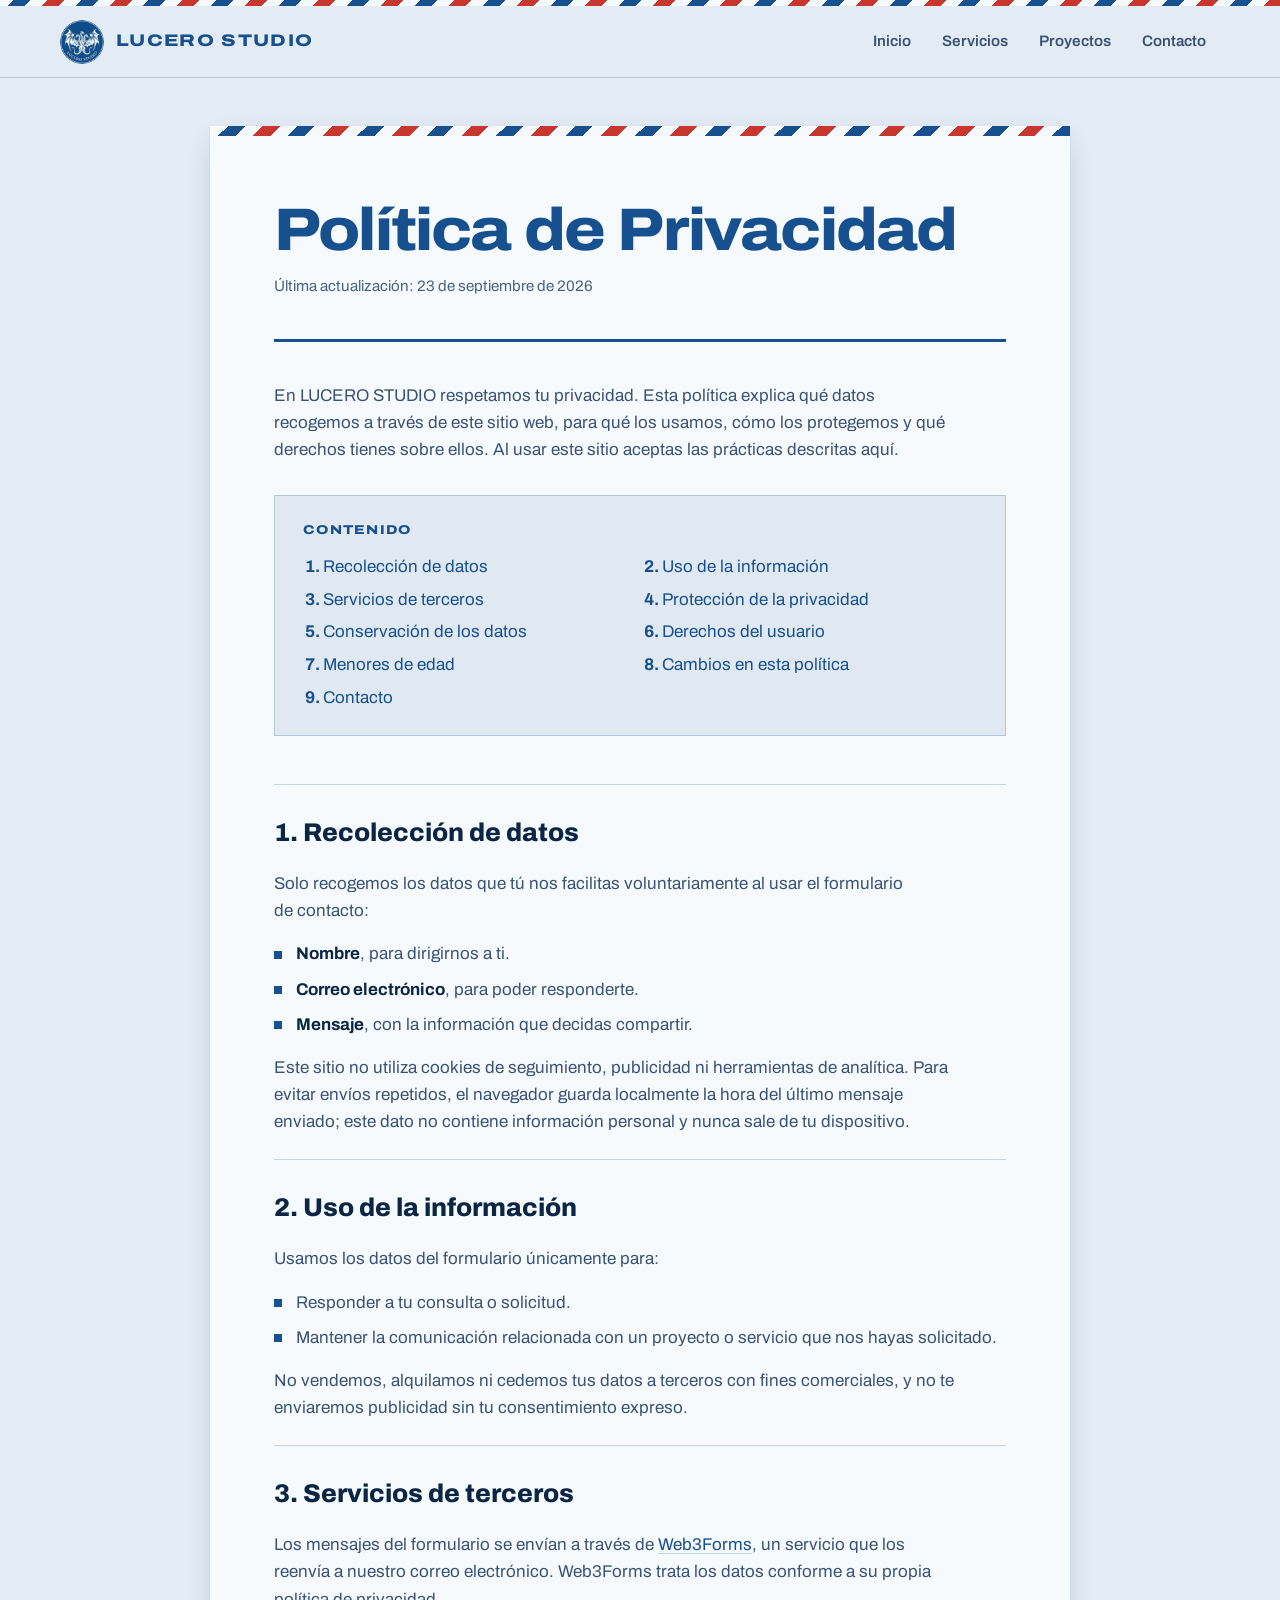
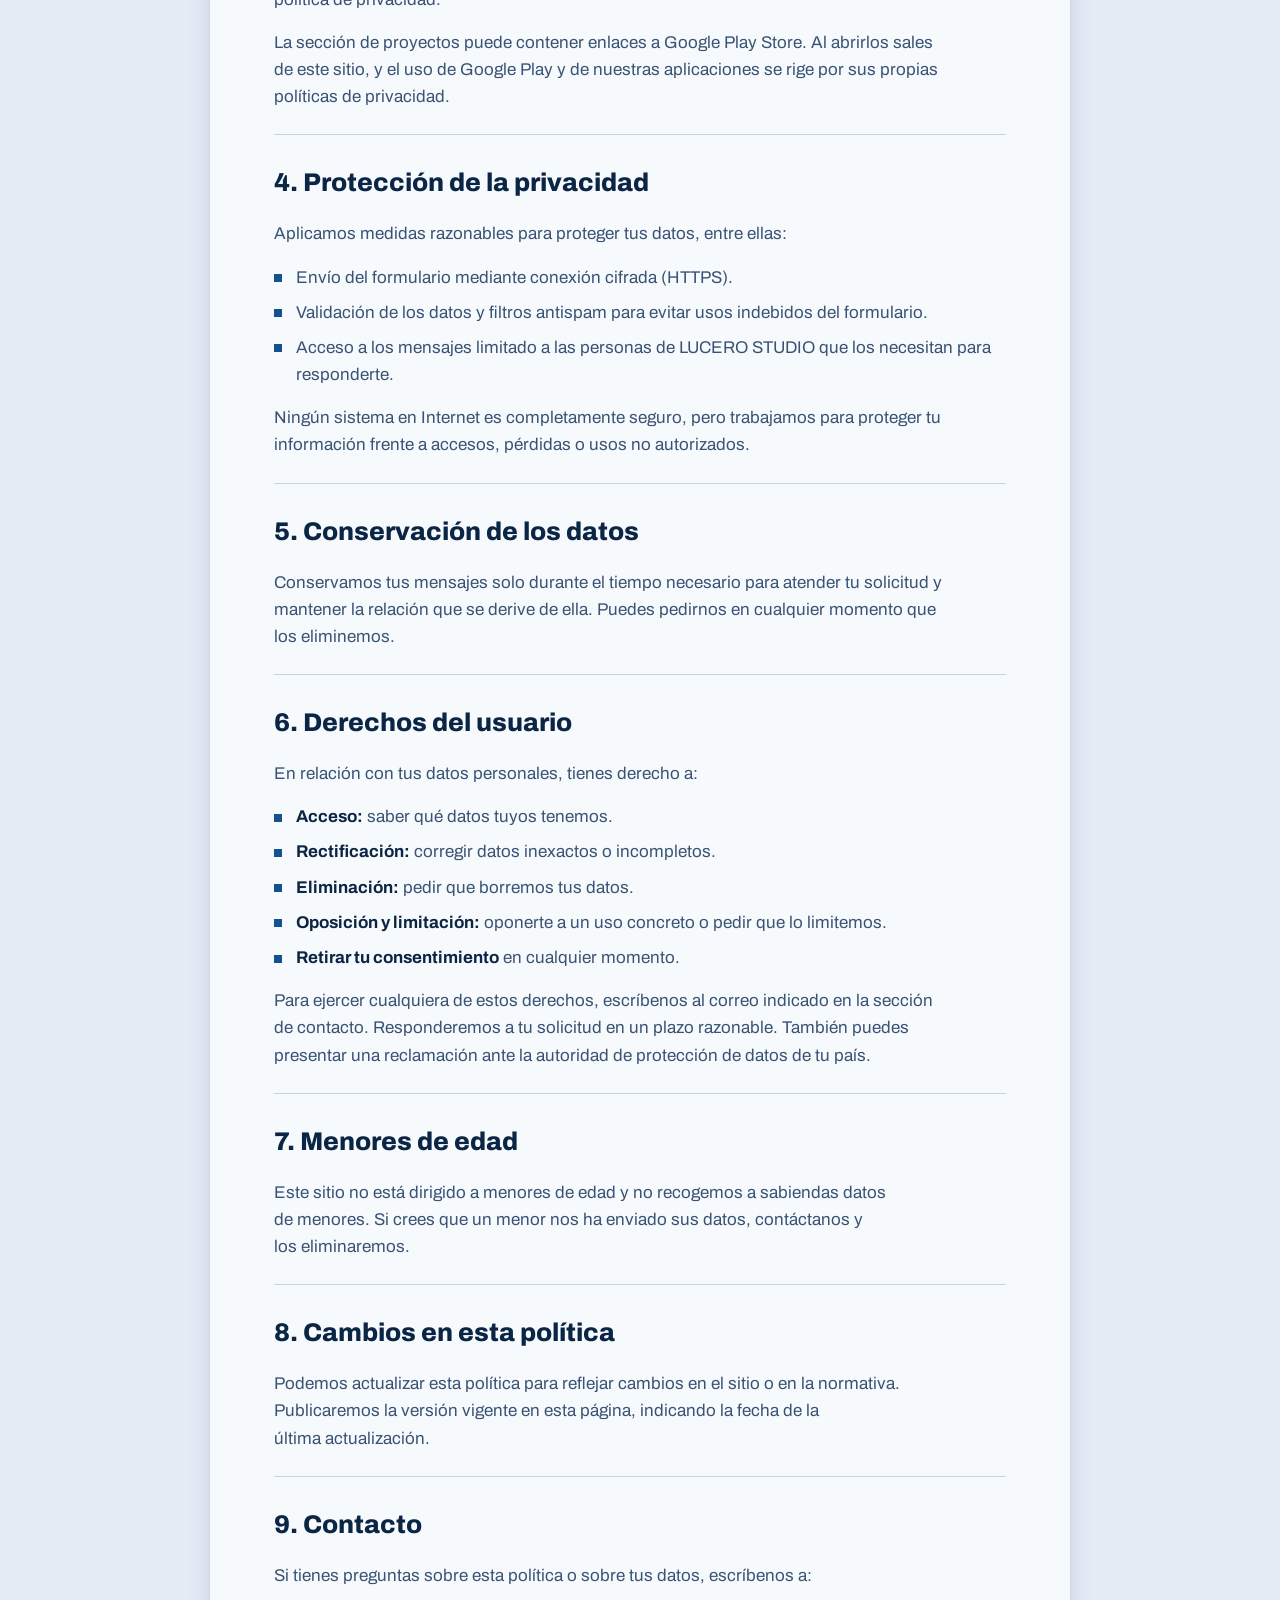
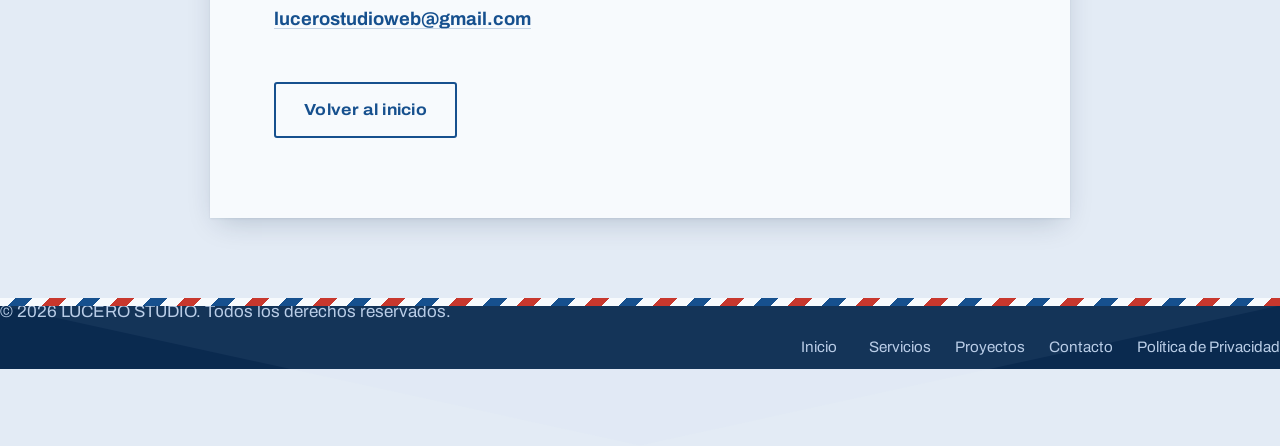
<file: privacidad.html>
<!DOCTYPE html>
<html lang="es">
<head>
    <meta charset="UTF-8">
    <meta name="viewport" content="width=device-width, initial-scale=1.0">
    <meta name="description" content="Política de Privacidad de LUCERO STUDIO.">
    <title>Política de Privacidad | LUCERO STUDIO</title>
    <link rel="icon" type="image/jpeg" href="logo.jpg">
    <link rel="apple-touch-icon" href="logo.jpg">
    <link rel="preconnect" href="https://fonts.googleapis.com">
    <link rel="preconnect" href="https://fonts.gstatic.com" crossorigin>
    <link rel="stylesheet" href="https://fonts.googleapis.com/css2?family=Archivo:wdth,wght@62..125,400..900&family=Courier+Prime&display=swap">
    <link rel="stylesheet" href="styles.css">
</head>
<body>

    <!-- Barra de navegación -->
    <header class="header">
        <nav class="navbar">
            <a href="index.html#inicio" class="logo">
                <img src="logo.jpg" alt="" class="logo-img" width="44" height="44">
                <span class="logo-text">LUCERO STUDIO</span>
            </a>
            <ul class="nav-links">
                <li><a href="index.html#inicio">Inicio</a></li>
                <li><a href="index.html#servicios">Servicios</a></li>
                <li><a href="index.html#proyectos">Proyectos</a></li>
                <li><a href="index.html#contacto">Contacto</a></li>
            </ul>
        </nav>
    </header>

    <main class="legal">
        <header class="legal-header">
            <h1>Política de Privacidad</h1>
            <p class="legal-updated">Última actualización: 23 de septiembre de 2026</p>
        </header>

        <p>
            En LUCERO STUDIO respetamos tu privacidad. Esta política explica qué datos recogemos
            a través de este sitio web, para qué los usamos, cómo los protegemos y qué derechos
            tienes sobre ellos. Al usar este sitio aceptas las prácticas descritas aquí.
        </p>

        <nav class="legal-toc" aria-label="Contenido">
            <h2>Contenido</h2>
            <ol>
                <li><a href="#recoleccion">Recolección de datos</a></li>
                <li><a href="#uso">Uso de la información</a></li>
                <li><a href="#terceros">Servicios de terceros</a></li>
                <li><a href="#proteccion">Protección de la privacidad</a></li>
                <li><a href="#conservacion">Conservación de los datos</a></li>
                <li><a href="#derechos">Derechos del usuario</a></li>
                <li><a href="#menores">Menores de edad</a></li>
                <li><a href="#cambios">Cambios en esta política</a></li>
                <li><a href="#contacto-privacidad">Contacto</a></li>
            </ol>
        </nav>

        <section id="recoleccion" class="legal-section">
            <h2>1. Recolección de datos</h2>
            <p>Solo recogemos los datos que tú nos facilitas voluntariamente al usar el formulario de contacto:</p>
            <ul>
                <li><strong>Nombre</strong>, para dirigirnos a ti.</li>
                <li><strong>Correo electrónico</strong>, para poder responderte.</li>
                <li><strong>Mensaje</strong>, con la información que decidas compartir.</li>
            </ul>
            <p>
                Este sitio no utiliza cookies de seguimiento, publicidad ni herramientas de analítica.
                Para evitar envíos repetidos, el navegador guarda localmente la hora del último mensaje
                enviado; este dato no contiene información personal y nunca sale de tu dispositivo.
            </p>
        </section>

        <section id="uso" class="legal-section">
            <h2>2. Uso de la información</h2>
            <p>Usamos los datos del formulario únicamente para:</p>
            <ul>
                <li>Responder a tu consulta o solicitud.</li>
                <li>Mantener la comunicación relacionada con un proyecto o servicio que nos hayas solicitado.</li>
            </ul>
            <p>
                No vendemos, alquilamos ni cedemos tus datos a terceros con fines comerciales, y no
                te enviaremos publicidad sin tu consentimiento expreso.
            </p>
        </section>

        <section id="terceros" class="legal-section">
            <h2>3. Servicios de terceros</h2>
            <p>
                Los mensajes del formulario se envían a través de
                <a href="https://web3forms.com" target="_blank" rel="noopener noreferrer">Web3Forms</a>,
                un servicio que los reenvía a nuestro correo electrónico. Web3Forms trata los datos
                conforme a su propia política de privacidad.
            </p>
            <p>
                La sección de proyectos puede contener enlaces a Google Play Store. Al abrirlos sales de este
                sitio, y el uso de Google Play y de nuestras aplicaciones se rige por sus propias políticas
                de privacidad.
            </p>
        </section>

        <section id="proteccion" class="legal-section">
            <h2>4. Protección de la privacidad</h2>
            <p>Aplicamos medidas razonables para proteger tus datos, entre ellas:</p>
            <ul>
                <li>Envío del formulario mediante conexión cifrada (HTTPS).</li>
                <li>Validación de los datos y filtros antispam para evitar usos indebidos del formulario.</li>
                <li>Acceso a los mensajes limitado a las personas de LUCERO STUDIO que los necesitan para responderte.</li>
            </ul>
            <p>
                Ningún sistema en Internet es completamente seguro, pero trabajamos para proteger tu
                información frente a accesos, pérdidas o usos no autorizados.
            </p>
        </section>

        <section id="conservacion" class="legal-section">
            <h2>5. Conservación de los datos</h2>
            <p>
                Conservamos tus mensajes solo durante el tiempo necesario para atender tu solicitud y
                mantener la relación que se derive de ella. Puedes pedirnos en cualquier momento que los
                eliminemos.
            </p>
        </section>

        <section id="derechos" class="legal-section">
            <h2>6. Derechos del usuario</h2>
            <p>En relación con tus datos personales, tienes derecho a:</p>
            <ul>
                <li><strong>Acceso:</strong> saber qué datos tuyos tenemos.</li>
                <li><strong>Rectificación:</strong> corregir datos inexactos o incompletos.</li>
                <li><strong>Eliminación:</strong> pedir que borremos tus datos.</li>
                <li><strong>Oposición y limitación:</strong> oponerte a un uso concreto o pedir que lo limitemos.</li>
                <li><strong>Retirar tu consentimiento</strong> en cualquier momento.</li>
            </ul>
            <p>
                Para ejercer cualquiera de estos derechos, escríbenos al correo indicado en la sección de
                contacto. Responderemos a tu solicitud en un plazo razonable. También puedes presentar una
                reclamación ante la autoridad de protección de datos de tu país.
            </p>
        </section>

        <section id="menores" class="legal-section">
            <h2>7. Menores de edad</h2>
            <p>
                Este sitio no está dirigido a menores de edad y no recogemos a sabiendas datos de menores.
                Si crees que un menor nos ha enviado sus datos, contáctanos y los eliminaremos.
            </p>
        </section>

        <section id="cambios" class="legal-section">
            <h2>8. Cambios en esta política</h2>
            <p>
                Podemos actualizar esta política para reflejar cambios en el sitio o en la normativa.
                Publicaremos la versión vigente en esta página, indicando la fecha de la última actualización.
            </p>
        </section>

        <section id="contacto-privacidad" class="legal-section">
            <h2>9. Contacto</h2>
            <p>Si tienes preguntas sobre esta política o sobre tus datos, escríbenos a:</p>
            <p class="legal-contact">
                <a href="mailto:lucerostudioweb@gmail.com">lucerostudioweb@gmail.com</a>
            </p>
        </section>

        <p class="legal-back">
            <a href="index.html" class="btn btn-secondary">Volver al inicio</a>
        </p>
    </main>

    <!-- Pie de página -->
    <footer class="footer">
        <p>&copy; 2026 LUCERO STUDIO. Todos los derechos reservados.</p>
        <ul class="footer-links">
            <li><a href="index.html#inicio">Inicio</a></li>
            <li><a href="index.html#servicios">Servicios</a></li>
            <li><a href="index.html#proyectos">Proyectos</a></li>
            <li><a href="index.html#contacto">Contacto</a></li>
            <li><a href="privacidad.html" aria-current="page">Política de Privacidad</a></li>
        </ul>
    </footer>

</body>
</html>
</file>
<file: styles.css>
/* =========================================================
   LUCERO STUDIO — Correo aéreo
   Papel de aerograma, azul del sello, sellos perforados y matasellos.
   ========================================================= */

/* ===== Variables ===== */
:root {
    /* Papel */
    --ground: #e3ebf5;          /* aerograma: papel cebolla azul pálido */
    --ground-deep: #d4e0ee;
    --paper: #f7fafd;           /* hoja de carta y sobre */
    --paper-wash: rgba(247, 250, 253, 0.55);   /* ficha en reposo: papel apenas posado */

    /* Tinta */
    --ink: #0b2545;             /* texto principal */
    --ink-soft: #3a5374;        /* texto secundario (6.5:1 sobre ground) */
    --ink-faint: #4a6282;       /* texto terciario: notas y pies (5.2:1 sobre ground) */
    --azul: #16508e;            /* azul del logo */
    --azul-deep: #0e3a6b;
    --azul-night: #0a2a4f;
    --azul-line: rgba(22, 80, 142, 0.22);
    --azul-line-strong: rgba(22, 80, 142, 0.45);
    --azul-faint: rgba(22, 80, 142, 0.1);
    --on-azul: #eef4fb;
    --on-azul-soft: #b9cde6;
    --on-azul-line: rgba(238, 244, 251, 0.2);    /* bordes sobre zonas oscuras */
    --on-azul-hair: rgba(238, 244, 251, 0.12);   /* divisores tenues sobre zonas oscuras */
    --red: #c8372d;             /* solo en el ribete de correo aéreo */
    --error: #b3261e;

    /* Ribete de correo aéreo */
    --chevron: repeating-linear-gradient(
        -45deg,
        var(--red) 0 12px,
        var(--paper) 12px 24px,
        var(--azul) 24px 36px,
        var(--paper) 36px 48px
    );

    /* Tipografía */
    --font: "Archivo", "Segoe UI", system-ui, sans-serif;
    --font-typed: "Courier Prime", "Courier New", monospace;

    /* Medidas */
    --header-height: 78px;
    --max-width: 1240px;
    --gutter: clamp(1rem, 4vw, 2.5rem);
    --radius: 3px;

    /* Profundidad: sombras en dos capas (contacto + ambiental) teñidas de tinta */
    --shadow-paper: 0 1px 2px rgba(11, 37, 69, 0.08), 0 10px 28px -8px rgba(11, 37, 69, 0.22);
    --shadow-lift: 0 2px 4px rgba(11, 37, 69, 0.1), 0 18px 36px -10px rgba(11, 37, 69, 0.3);
    /* Hover con inclinación: script.js fija --sx / --sy para que la sombra caiga lejos del cursor */
    --shadow-cast:
        calc(var(--sx, 0) * 0.3px) calc(3px + var(--sy, 0) * 0.3px) 5px rgba(11, 37, 69, 0.12),
        calc(var(--sx, 0) * 1px) calc(22px + var(--sy, 0) * 1px) 40px -12px rgba(11, 37, 69, 0.34);
    --shadow-stamp: drop-shadow(0 2px 3px rgba(11, 37, 69, 0.18));
    /* Botón primario: filo de luz arriba (tinta fresca) + contacto + ambiental */
    --btn-edge: inset 0 1px 0 rgba(238, 244, 251, 0.22);
    --shadow-btn: var(--btn-edge), 0 2px 4px rgba(11, 37, 69, 0.18), 0 8px 18px -8px rgba(14, 58, 107, 0.6);
    --shadow-btn-hover: var(--btn-edge), 0 4px 8px rgba(11, 37, 69, 0.2), 0 14px 24px -10px rgba(14, 58, 107, 0.65);
    --shadow-btn-active: var(--btn-edge), 0 1px 2px rgba(11, 37, 69, 0.2), 0 4px 10px -6px rgba(14, 58, 107, 0.5);
    /* Botón secundario y fichas: el papel se levanta sobre la mesa */
    --shadow-soft: 0 1px 2px rgba(11, 37, 69, 0.08), 0 8px 16px -8px rgba(11, 37, 69, 0.22);
    --shadow-pressed: 0 1px 2px rgba(11, 37, 69, 0.1);
    /* Canto de hoja: hairline interior que no altera el tamaño */
    --edge: inset 0 0 0 1px var(--azul-line);
    --edge-strong: inset 0 0 0 1px var(--azul-line-strong);

    /* Movimiento: duraciones */
    --dur-instant: 100ms;   /* color de enlaces, cambios de estado mínimos */
    --dur-fast: 150ms;      /* hover, active, foco */
    --dur-base: 200ms;      /* botones, tarjetas, bordes, sombras */
    --dur-slow: 300ms;      /* aparición de paneles y mensajes de estado */
    /* Excepción documentada en CLAUDE.md: coreografía única, no interacción */
    --dur-stamp: 700ms;     /* matasellos del hero al cargar */
    --dur-sent: 550ms;      /* matasellos "ENVIADO" tras el envío */
    --dur-pulse: 2400ms;    /* piloto de "Disponible", indicador de estado continuo */
    --dur-scene: 800ms;     /* fundido de entrada de la escena 3D del hero, una vez */
    --stagger: 50ms;        /* retardo entre elementos de una lista que aparece */

    /* Movimiento: curvas */
    --ease-out: cubic-bezier(0.23, 1, 0.32, 1);
    --ease-in-out: cubic-bezier(0.77, 0, 0.175, 1);
    --ease: cubic-bezier(0.16, 1, 0.3, 1);   /* salida expresiva: coreografía de carga */
}

/* ===== Reset básico ===== */
*,
*::before,
*::after {
    margin: 0;
    padding: 0;
    box-sizing: border-box;
}

html {
    scroll-behavior: smooth;
    scroll-padding-top: calc(var(--header-height) + 1rem);
    -webkit-text-size-adjust: 100%;
    scrollbar-color: var(--azul) var(--ground-deep);
}

body {
    font-family: var(--font);
    font-size: 1.0625rem;
    background-color: var(--ground);
    color: var(--ink);
    line-height: 1.6;
    -webkit-font-smoothing: antialiased;
    caret-color: var(--azul);
}

/* Evita el scroll horizontal del sobre inclinado sin recortar la cabecera */
main {
    overflow-x: clip;
}

img,
svg {
    display: block;
    max-width: 100%;
}

a {
    color: inherit;
    text-decoration: none;
    -webkit-tap-highlight-color: transparent;
}

ul,
ol {
    list-style: none;
}

h1,
h2,
h3 {
    text-wrap: balance;
}

p {
    text-wrap: pretty;
}

::selection {
    background-color: var(--azul);
    color: var(--on-azul);
}

/* Foco visible para navegación con teclado */
:focus-visible {
    outline: 2px solid var(--azul);
    outline-offset: 3px;
    border-radius: 2px;
}

.skip-link {
    position: absolute;
    left: 1rem;
    top: -4rem;
    z-index: 200;
    padding: 0.6rem 1rem;
    background: var(--azul);
    color: var(--on-azul);
    font-weight: 700;
}

.skip-link:focus {
    top: 1rem;
}

/* ===== Barra de navegación ===== */
.header {
    position: fixed;
    top: 0;
    left: 0;
    width: 100%;
    height: var(--header-height);
    background-color: var(--ground);
    border-bottom: 1px solid var(--azul-line);
    z-index: 100;
}

/* Ribete de correo aéreo en el borde superior */
.header::before {
    content: "";
    position: absolute;
    top: 0;
    left: 0;
    right: 0;
    height: 6px;
    background: var(--chevron);
}

.navbar {
    max-width: var(--max-width);
    height: 100%;
    margin: 0 auto;
    padding: 6px var(--gutter) 0;
    display: flex;
    align-items: center;
    gap: 2rem;
}

.logo {
    display: inline-flex;
    align-items: center;
    gap: 0.75rem;
    flex-shrink: 0;
    margin-right: auto;
}

.logo-img {
    width: 44px;
    height: 44px;
    flex-shrink: 0;
    border-radius: 50%;
    object-fit: cover;
    transition: transform var(--dur-base) var(--ease-out);
}

.logo-text {
    font-size: 1.05rem;
    font-weight: 800;
    font-stretch: 125%;
    letter-spacing: 0.08em;
    line-height: 1;
    white-space: nowrap;
    color: var(--azul);
}

@media (hover: hover) and (pointer: fine) {
    .logo:hover .logo-img {
        transform: rotate(-12deg);
    }
}

.logo:active .logo-img {
    transform: rotate(-12deg) scale(0.95);
    transition-duration: var(--dur-instant);
}

.nav-links {
    display: flex;
    gap: 0.25rem;
}

.nav-links a {
    position: relative;
    display: block;
    padding: 0.5rem 0.85rem;
    font-size: 0.95rem;
    font-weight: 600;
    color: var(--ink-soft);
    transition: color var(--dur-fast) var(--ease-out);
}

/* Subrayado que se traza como una línea de dirección */
.nav-links a::after {
    content: "";
    position: absolute;
    left: 0.85rem;
    right: 0.85rem;
    bottom: 0.3rem;
    height: 2px;
    background: var(--azul);
    transform: scaleX(0);
    transform-origin: left;
    transition: transform var(--dur-base) var(--ease-out);
}

/* El foco de teclado no se anima: el subrayado aparece al instante */
.nav-links a:focus-visible {
    color: var(--azul);
}

.nav-links a:focus-visible::after {
    transform: scaleX(1);
    transition: none;
}

@media (hover: hover) and (pointer: fine) {
    .nav-links a:hover {
        color: var(--azul);
    }

    .nav-links a:hover::after {
        transform: scaleX(1);
    }
}

.nav-links a:active {
    color: var(--azul-deep);
    transition-duration: var(--dur-instant);
}

/* ===== Botones ===== */
.btn {
    display: inline-flex;
    align-items: center;
    justify-content: center;
    min-height: 50px;
    padding: 0.8rem 1.75rem;
    border: 2px solid var(--azul);
    border-radius: var(--radius);
    font-family: var(--font);
    font-size: 1rem;
    font-weight: 700;
    font-stretch: 110%;
    letter-spacing: 0.02em;
    cursor: pointer;
    transition:
        transform var(--dur-base) var(--ease-out),
        box-shadow var(--dur-base) var(--ease-out),
        background-color var(--dur-fast) var(--ease-out),
        color var(--dur-fast) var(--ease-out),
        border-color var(--dur-fast) var(--ease-out);
}

/* El azul pleno se reserva para la acción principal */
.btn-primary {
    background-color: var(--azul);
    color: var(--on-azul);
    box-shadow: var(--shadow-btn);
}

.btn-primary:focus-visible {
    background-color: var(--azul-deep);
    border-color: var(--azul-deep);
}

.btn-secondary {
    background-color: transparent;
    color: var(--azul);
}

.btn-secondary:focus-visible {
    background-color: var(--paper);
}

@media (hover: hover) and (pointer: fine) {
    .btn:hover {
        transform: translateY(-2px);
    }

    .btn-primary:hover {
        background-color: var(--azul-deep);
        border-color: var(--azul-deep);
        box-shadow: var(--shadow-btn-hover);
    }

    .btn-secondary:hover {
        background-color: var(--paper);
        box-shadow: var(--shadow-soft);
    }
}

/* Pulsación: el papel se aprieta contra la mesa */
.btn:active {
    transform: translateY(1px) scale(0.98);
    transition-duration: var(--dur-instant);
}

.btn-primary:active {
    box-shadow: var(--shadow-btn-active);
}

.btn-secondary:active {
    box-shadow: var(--shadow-pressed);
}

.btn-nav {
    min-height: 42px;
    padding: 0.5rem 1.15rem;
    font-size: 0.92rem;
}

/* ===== Hero ===== */
.hero {
    position: relative;
    isolation: isolate;
    max-width: var(--max-width);
    margin: 0 auto;
    min-height: min(100vh, 960px);
    min-height: min(100svh, 960px);
    padding: calc(var(--header-height) + 3rem) var(--gutter) 4rem;
    display: grid;
    grid-template-columns: minmax(0, 1.15fr) minmax(0, 1fr);
    align-items: center;
    gap: clamp(2rem, 5vw, 5rem);
}

/* Escena 3D (hero3d.js): correo aéreo flotando detrás del contenido, a todo el ancho */
.hero-scene {
    position: absolute;
    z-index: -1;
    top: 0;
    bottom: 0;
    left: 50%;
    width: 100vw;
    transform: translateX(-50%);
    pointer-events: none;
    opacity: 0;
    transition: opacity var(--dur-scene) var(--ease-out);
    /* Detrás del texto el correo pasa en sordina: el titular sigue siendo el protagonista.
       hero3d.js mide los bordes de .hero-copy en --copy-start / --copy-end (px). */
    --scene-mask: linear-gradient(90deg,
        rgba(0, 0, 0, 0.9) 0,
        rgba(0, 0, 0, 0.18) var(--copy-start, 12%),
        rgba(0, 0, 0, 0.18) var(--copy-end, 46%),
        #000 calc(var(--copy-end, 46%) + 140px));
    -webkit-mask-image: var(--scene-mask);
    mask-image: var(--scene-mask);
}

/* Hero apilado: el texto va arriba y el sobre debajo */
@media (max-width: 1024px) {
    .hero-scene {
        --scene-mask: linear-gradient(180deg,
            rgba(0, 0, 0, 0.2) 0,
            rgba(0, 0, 0, 0.2) var(--copy-end, 66%),
            #000 calc(var(--copy-end, 66%) + 70px));
    }
}

.hero-scene.is-ready {
    opacity: 1;
}

.hero-scene canvas {
    display: block;
    width: 100%;
    height: 100%;
}

/* Lámpara de escritorio: luz suave que sigue al cursor sobre el onionskin.
   Vive detrás del contenido (z-index -1), así que ilumina la mesa, no las hojas. */
.lamp {
    position: fixed;
    z-index: -1;
    top: 0;
    left: 0;
    width: 1100px;
    height: 1100px;
    margin: -550px 0 0 -550px;
    pointer-events: none;
    background: radial-gradient(closest-side, rgba(255, 255, 255, 0.85), rgba(255, 255, 255, 0.35) 45%, rgba(255, 255, 255, 0) 100%);
    opacity: 0;
    transition: opacity var(--dur-slow) var(--ease-out);
    will-change: transform;
}

.lamp.is-on {
    opacity: 1;
}

.hero h1 {
    font-size: clamp(2.4rem, 5.4vw, 5.1rem);
    font-weight: 800;
    font-stretch: 118%;
    line-height: 1;
    letter-spacing: -0.03em;
    color: var(--ink);
    margin-bottom: 1.75rem;
}

.hero-lead {
    max-width: 34rem;
    font-size: clamp(1.05rem, 1.6vw, 1.25rem);
    color: var(--ink-soft);
    margin-bottom: 2.5rem;
}

.hero-buttons {
    display: flex;
    flex-wrap: wrap;
    gap: 0.9rem;
}

/* Disponibilidad: etiqueta de estado con piloto encendido */
.availability {
    display: inline-flex;
    align-items: center;
    gap: 0.65rem;
    margin-top: 1.75rem;
    padding: 0.45rem 0.85rem;
    border: 1px solid var(--azul-line);
    background-color: var(--paper-wash);
    font-size: 0.9rem;
    font-weight: 600;
    color: var(--ink-soft);
}

.availability-dot {
    position: relative;
    flex-shrink: 0;
    width: 8px;
    height: 8px;
    border-radius: 50%;
    background-color: var(--azul);
}

/* Onda que se expande y se apaga; excepción documentada en CLAUDE.md */
.availability-dot::after {
    content: "";
    position: absolute;
    inset: 0;
    border-radius: 50%;
    background-color: var(--azul);
    animation: pulse var(--dur-pulse) var(--ease-out) infinite;
}

@keyframes pulse {
    0% {
        transform: scale(1);
        opacity: 0.55;
    }
    70%,
    100% {
        transform: scale(2.8);
        opacity: 0;
    }
}

/* ----- Sobre de correo aéreo ----- */
.envelope {
    position: relative;
    aspect-ratio: 3 / 2;
    width: 100%;
    max-width: 560px;
    justify-self: end;
    padding: clamp(1.25rem, 3vw, 2rem);
    display: flex;
    flex-direction: column;
    background-color: var(--paper);
    border: 12px solid transparent;
    border-image: var(--chevron) 12;
    box-shadow: var(--shadow-lift);
    transform: rotate(-3deg);
    transition: transform var(--dur-base) var(--ease-out);
}

@media (hover: hover) and (pointer: fine) {
    .envelope:hover {
        transform: rotate(-1.5deg) translateY(-4px);
    }
}

.envelope-top {
    display: flex;
    justify-content: space-between;
    align-items: flex-start;
    gap: 1rem;
}

/* Etiqueta azul "Por avión" */
.airmail-label {
    display: inline-flex;
    flex-direction: column;
    padding: 0.45rem 0.8rem;
    background-color: var(--azul-deep);
    color: var(--on-azul);
    font-size: clamp(0.62rem, 1.1vw, 0.78rem);
    font-weight: 800;
    font-stretch: 125%;
    letter-spacing: 0.1em;
    line-height: 1.35;
    text-transform: uppercase;
    outline: 1.5px solid var(--azul-deep);
    outline-offset: 2px;
}

.airmail-label span + span {
    font-weight: 600;
    opacity: 0.8;
}

.envelope-stamp-area {
    position: relative;
    display: flex;
    align-items: flex-start;
}

.postmark {
    position: absolute;
    right: -6px;
    top: 30%;
    width: clamp(170px, 19vw, 230px);
    max-width: none;
    height: auto;
    z-index: 2;
    fill: none;
    stroke: var(--azul);
    stroke-width: 2;
    opacity: 0.78;
    mix-blend-mode: multiply;
    animation: stamp-in var(--dur-stamp) 0.5s var(--ease) both;
}

.postmark text,
.sent-stamp text {
    fill: var(--azul);
    stroke: none;
    font-family: var(--font);
    font-weight: 800;
    font-stretch: 115%;
    text-anchor: middle;
}

.pm-ring {
    font-size: 10.5px;
    letter-spacing: 0.04em;
}

.pm-center {
    font-size: 12px;
}

.pm-wave {
    stroke-linecap: round;
}

/* ----- Sello perforado -----
   Las perforaciones son círculos del color del fondo en el borde del sello. */
.stamp {
    --hole: var(--paper);
    --stamp-paper: #ffffff;
    position: relative;
    padding: 9px;
    background:
        radial-gradient(circle, var(--hole) 4px, transparent 4.6px) -6px -6px / 12px 12px round,
        var(--stamp-paper);
    filter: var(--shadow-stamp);
}

.stamp-logo {
    width: clamp(92px, 11vw, 124px);
    transform: rotate(4deg);
}

.stamp-logo img {
    width: 100%;
    height: auto;
    aspect-ratio: 1;
    object-fit: cover;
    border-radius: 50%;
}

.envelope-from {
    margin-top: 0.9rem;
    font-size: 0.85rem;
    color: var(--ink-soft);
}

.envelope-from strong {
    font-weight: 800;
    font-stretch: 115%;
    letter-spacing: 0.04em;
    color: var(--ink);
}

.envelope-address {
    margin-top: auto;
    margin-left: 30%;
    font-size: clamp(0.82rem, 1.2vw, 0.98rem);
    font-weight: 500;
    color: var(--ink);
    line-height: 1.3;
    white-space: nowrap;
}

.envelope-address p {
    padding: 0.35rem 0 0.2rem;
    border-bottom: 1px solid var(--azul-line);
}

.envelope-address span {
    color: var(--azul);
    font-weight: 700;
}

/* ===== Secciones ===== */
.section {
    max-width: var(--max-width);
    margin: 0 auto;
    padding: clamp(4.5rem, 10vw, 8rem) var(--gutter);
}

/* Cabecera a todo el ancho con filete superior */
.section-head {
    display: grid;
    grid-template-columns: minmax(0, 1fr) minmax(0, 26rem);
    align-items: end;
    gap: 1rem 3rem;
    padding-top: 1.25rem;
    margin-bottom: clamp(2.5rem, 5vw, 4rem);
    border-top: 3px solid var(--azul);
}

.section h2,
.route h2 {
    font-size: clamp(2rem, 4.5vw, 3.5rem);
    font-weight: 800;
    font-stretch: 112%;
    line-height: 1;
    letter-spacing: -0.03em;
    color: var(--azul);
}

.section-intro {
    font-size: 1.075rem;
    color: var(--ink-soft);
    max-width: 30rem;
}

/* ===== Servicios: pliego de sellos + ficha de catálogo ===== */
.services {
    display: grid;
    grid-template-columns: minmax(0, 0.85fr) minmax(0, 1.15fr);
    gap: clamp(2.5rem, 5vw, 5rem);
    align-items: center;
}

/* El pliego: sellos unidos que comparten perforaciones */
.stamp-pane {
    padding: 0.9rem 1.1rem 1.25rem;
    background-color: #ffffff;
    box-shadow: var(--shadow-paper);
    --rest-rotate: -1deg;
    transform: rotate(var(--rest-rotate));
}

.pane-selvage {
    margin-bottom: 0.7rem;
    text-align: center;
    font-size: 0.68rem;
    font-weight: 700;
    font-stretch: 125%;
    letter-spacing: 0.12em;
    text-transform: uppercase;
    color: var(--azul-deep);
}

.pane-grid {
    display: grid;
    grid-template-columns: repeat(2, minmax(0, 1fr));
}

.pane-stamp {
    position: relative;
    padding: 8px;
    transition: transform var(--dur-base) var(--ease-out);
    background:
        radial-gradient(circle, var(--ground-deep) 3.5px, transparent 4px) -6px -6px / 12px 12px round,
        #ffffff;
}

.stamp-face {
    aspect-ratio: 4 / 5;
    display: flex;
    flex-direction: column;
    align-items: center;
    justify-content: space-between;
    padding: 1rem 0.75rem;
    background-color: var(--azul-deep);
    color: var(--on-azul);
    outline: 1px solid var(--on-azul-soft);
    outline-offset: -7px;
}

/* Tintas alternas: azul pleno y papel grabado */
.pane-stamp:nth-child(2) .stamp-face,
.pane-stamp:nth-child(3) .stamp-face {
    background-color: #eaf0f8;
    color: var(--azul-deep);
    outline-color: var(--azul-line);
}

.pane-stamp:nth-child(4) .stamp-face {
    background-color: var(--azul-night);
}

.stamp-face svg {
    width: 54%;
    height: auto;
    fill: none;
    stroke: currentColor;
    stroke-width: 1.4;
    stroke-linecap: round;
    stroke-linejoin: round;
}

.stamp-name {
    font-size: 0.66rem;
    font-weight: 800;
    font-stretch: 125%;
    letter-spacing: 0.12em;
    text-transform: uppercase;
    text-align: center;
    line-height: 1.2;
}

/* Ficha de catálogo: grilla de fichas que se levantan como papel */
.catalog {
    display: grid;
    grid-template-columns: repeat(2, minmax(0, 1fr));
    gap: 1rem;
}

.service {
    position: relative;
    cursor: pointer;
    display: flex;
    flex-direction: column;
    padding: 1.5rem 1.4rem 1.1rem;
    background-color: var(--paper-wash);
    box-shadow: var(--edge);
    transition:
        transform var(--dur-base) var(--ease-out),
        box-shadow var(--dur-base) var(--ease-out),
        background-color var(--dur-fast) var(--ease-out);
}

.service-title {
    font-size: 1.2rem;
    font-weight: 800;
    line-height: 1.2;
    margin-bottom: 0.55rem;
}

.service-text {
    flex-grow: 1;
    font-size: 0.98rem;
    color: var(--ink-soft);
}

.service-foot {
    display: flex;
    align-items: center;
    justify-content: space-between;
    gap: 1rem;
    margin-top: 1.25rem;
    padding-top: 0.85rem;
    border-top: 1px solid var(--azul-line);
}

.service-number {
    font-size: 0.72rem;
    font-weight: 800;
    font-stretch: 120%;
    letter-spacing: 0.1em;
    font-variant-numeric: tabular-nums;
    color: var(--ink-faint);
    transition: color var(--dur-fast) var(--ease-out);
}

.service-link {
    font-size: 0.9rem;
    font-weight: 700;
    font-stretch: 110%;
    color: var(--azul);
}

/* Toda la ficha es el área pulsable */
.service-link::after {
    content: "";
    position: absolute;
    inset: 0;
}

.service-link:focus-visible {
    outline: none;
}

.service:has(.service-link:focus-visible) {
    outline: 2px solid var(--azul);
    outline-offset: 3px;
}

.service-arrow {
    display: inline-block;
    margin-left: 0.35rem;
    transition: transform var(--dur-base) var(--ease-out);
}

@media (hover: hover) and (pointer: fine) {
    /* --rx / --ry los fija script.js según la posición del ratón */
    .service:hover {
        transform: perspective(1000px) translateY(-4px) rotateX(var(--rx, 0deg)) rotateY(var(--ry, 0deg));
        background-color: var(--paper);
        box-shadow: var(--edge-strong), var(--shadow-cast);
    }

    .service:hover .service-number {
        color: var(--azul);
    }

    .service:hover .service-arrow {
        transform: translateX(3px);
    }

    /* La ficha señala su sello en el pliego */
    .services:has(.service:nth-child(1):hover) .pane-stamp:nth-child(1),
    .services:has(.service:nth-child(2):hover) .pane-stamp:nth-child(2),
    .services:has(.service:nth-child(3):hover) .pane-stamp:nth-child(3),
    .services:has(.service:nth-child(4):hover) .pane-stamp:nth-child(4) {
        transform: translateY(-4px);
        z-index: 1;
    }
}

.service:active {
    transform: translateY(0) scale(0.99);
    box-shadow: var(--edge-strong), var(--shadow-pressed);
    transition-duration: var(--dur-instant);
}

.visually-hidden {
    position: absolute;
    width: 1px;
    height: 1px;
    overflow: hidden;
    clip-path: inset(50%);
    white-space: nowrap;
}

/* Aparición al entrar en pantalla (script.js añade .reveal-ready y .is-visible) */
.reveal-ready .reveal:not(.is-visible) {
    opacity: 0;
}

.reveal.is-visible {
    animation: reveal-in var(--dur-slow) var(--ease-out) calc(var(--i, 0) * var(--stagger)) backwards;
}

/* La hoja se levanta de la mesa: sube y se endereza desde su canto inferior.
   rotate() conserva el giro en reposo de los objetos de papel (--rest-rotate). */
@keyframes reveal-in {
    from {
        opacity: 0;
        transform-origin: 50% 100%;
        transform: perspective(900px) translateY(12px) rotateX(6deg) rotate(var(--rest-rotate, 0deg));
    }
    to {
        opacity: 1;
        transform-origin: 50% 100%;
        transform: perspective(900px) translateY(0) rotateX(0deg) rotate(var(--rest-rotate, 0deg));
    }
}

/* ===== Proceso: la ruta ===== */
.route {
    background-color: var(--azul-deep);
    color: var(--on-azul);
    position: relative;
}

.route::before,
.route::after {
    content: "";
    position: absolute;
    left: 0;
    right: 0;
    height: 8px;
    background: var(--chevron);
}

.route::before { top: 0; }
.route::after { bottom: 0; }

.route-inner {
    max-width: var(--max-width);
    margin: 0 auto;
    padding: clamp(4.5rem, 10vw, 7.5rem) var(--gutter);
}

.route .section-head {
    border-top-color: var(--on-azul);
}

.route h2 {
    color: var(--on-azul);
}

.route .section-intro {
    color: var(--on-azul-soft);
}

.route-stops {
    position: relative;
    display: grid;
    grid-template-columns: repeat(4, minmax(0, 1fr));
    gap: 2rem;
}

/* Trayectoria de vuelo discontinua entre paradas */
.route-stops::before {
    content: "";
    position: absolute;
    top: 32px;
    left: 32px;
    right: 12%;
    border-top: 2px dashed var(--on-azul-soft);
}

.route-stops li {
    position: relative;
}

.route-mark {
    position: relative;
    display: grid;
    place-items: center;
    width: 64px;
    height: 64px;
    margin-bottom: 1.5rem;
    border-radius: 50%;
    background-color: var(--azul-deep);
    border: 2px solid var(--on-azul);
    box-shadow: 0 0 0 5px var(--azul-deep), inset 0 0 0 5px var(--azul-deep), inset 0 0 0 6.5px var(--on-azul-soft);
    font-size: 1.5rem;
    font-weight: 800;
    font-stretch: 115%;
    font-variant-numeric: tabular-nums;
}

.route-stops h3 {
    font-size: 1.4rem;
    font-weight: 800;
    margin-bottom: 0.5rem;
}

.route-stops p {
    color: var(--on-azul-soft);
    max-width: 28ch;
}

/* ===== Proyectos: próxima emisión ===== */
.coming-soon {
    display: grid;
    grid-template-columns: minmax(0, 1fr) minmax(0, 1fr);
    align-items: center;
    gap: clamp(2rem, 5vw, 5rem);
}

.issue-sheet {
    display: grid;
    grid-template-columns: repeat(3, minmax(0, 1fr));
    gap: 1rem;
    padding: 1.25rem;
    background-color: var(--paper);
    box-shadow: var(--shadow-paper);
    transform: rotate(-1.5deg);
}

/* Huecos de sellos aún sin imprimir */
.issue-slot {
    aspect-ratio: 4 / 5;
    display: grid;
    place-items: center;
    border: 2px dashed var(--azul-line);
    background-color: var(--azul-faint);
}

.issue-slot-logo img {
    width: 62%;
    height: auto;
    border-radius: 50%;
    opacity: 0.4;
    filter: grayscale(0.4);
}

.issue-copy .app-title {
    font-size: clamp(1.5rem, 3vw, 2.1rem);
    font-weight: 800;
    line-height: 1.15;
    margin-bottom: 1rem;
}

.issue-copy .app-description {
    color: var(--ink-soft);
    max-width: 36rem;
    margin-bottom: 1.75rem;
}

.soon-badge {
    display: inline-flex;
    align-items: center;
    gap: 0.65rem;
    padding: 0.55rem 1rem;
    border: 1.5px solid var(--azul);
    color: var(--azul);
    font-size: 0.8rem;
    font-weight: 800;
    font-stretch: 120%;
    letter-spacing: 0.08em;
    text-transform: uppercase;
}


/* Tarjetas de apps publicadas (plantilla en el comentario de index.html) */
.apps-grid {
    display: grid;
    grid-template-columns: repeat(auto-fill, minmax(min(100%, 260px), 1fr));
    gap: 2rem;
}

.app-card {
    display: flex;
    flex-direction: column;
    padding: clamp(1.5rem, 3vw, 2.25rem);
    background-color: var(--paper);
    box-shadow: var(--edge), var(--shadow-paper);
    border-top: 6px solid transparent;
    border-image: var(--chevron) 6;
    transition:
        transform var(--dur-base) var(--ease-out),
        box-shadow var(--dur-base) var(--ease-out);
}

.app-card:focus-within {
    box-shadow: var(--edge-strong), var(--shadow-lift);
}

@media (hover: hover) and (pointer: fine) {
    .app-card:hover {
        transform: perspective(1000px) translateY(-4px) rotateX(var(--rx, 0deg)) rotateY(var(--ry, 0deg));
        box-shadow: var(--edge-strong), var(--shadow-cast);
    }
}

/* Profundidad: al inclinarse, el contenido se despega de la hoja en capas.
   Cuanto más alto el translateZ, más "cerca" del visitante flota la pieza. */
.service,
.app-card {
    transform-style: preserve-3d;
}

.service > *,
.app-card > * {
    transition: transform var(--dur-base) var(--ease-out);
}

@media (hover: hover) and (pointer: fine) {
    .service:hover .service-title { transform: translateZ(30px); }
    .service:hover .service-text { transform: translateZ(16px); }
    .service:hover .service-foot { transform: translateZ(40px); }

    .app-card:hover .app-icon { transform: translateZ(44px); }
    .app-card:hover .app-title { transform: translateZ(30px); }
    .app-card:hover .app-description { transform: translateZ(14px); }
    .app-card:hover .app-tags { transform: translateZ(22px); }
    .app-card:hover .app-actions { transform: translateZ(40px); }
}

/* Al pulsar, la hoja se aplana contra la mesa y las capas vuelven a ella */
.service:active > *,
.app-card:active > * {
    transform: none;
    transition-duration: var(--dur-instant);
}

/* Un solo proyecto publicado: ficha apaisada a todo el ancho */
@media (min-width: 861px) {
    .apps-grid:has(> .app-card:only-child) {
        grid-template-columns: minmax(0, 1fr);
    }

    .app-card:only-child {
        display: grid;
        grid-template-columns: 88px minmax(0, 1fr) minmax(15rem, 17rem);
        grid-template-areas:
            "icon title   actions"
            "icon desc    actions"
            "icon tags    actions";
        grid-template-rows: auto auto 1fr;
        column-gap: clamp(1.5rem, 3vw, 2.5rem);
    }

    .app-card:only-child .app-icon { grid-area: icon; margin-bottom: 0; }
    .app-card:only-child .app-title { grid-area: title; }
    .app-card:only-child .app-description { grid-area: desc; max-width: 62ch; }
    .app-card:only-child .app-tags { grid-area: tags; margin: 0; align-self: start; }

    .app-card:only-child .app-actions {
        grid-area: actions;
        align-self: end;
        padding-left: clamp(1.5rem, 3vw, 2.5rem);
        border-left: 1px solid var(--azul-line);
    }
}

.app-icon {
    width: 88px;
    height: 88px;
    margin-bottom: 1.25rem;
    border-radius: 22%;
    overflow: hidden;
    background-color: var(--azul);
    box-shadow: var(--shadow-paper);
}

.app-icon img {
    width: 100%;
    height: 100%;
    object-fit: cover;
}

.app-card .app-title {
    font-size: 1.4rem;
    font-weight: 800;
    line-height: 1.2;
    margin-bottom: 0.75rem;
}

.app-subtitle {
    display: block;
    margin-top: 0.3rem;
    font-size: 0.95rem;
    font-weight: 600;
    color: var(--ink-soft);
}

.app-card .app-description {
    flex-grow: 1;
    color: var(--ink-soft);
    margin-bottom: 1.5rem;
}

.btn-play {
    width: 100%;
    background-color: transparent;
    color: var(--azul);
}

.btn-play:focus-visible {
    background-color: var(--azul);
    color: var(--on-azul);
}

@media (hover: hover) and (pointer: fine) {
    .btn-play:hover {
        background-color: var(--azul);
        color: var(--on-azul);
    }
}

/* Proyectos sin ícono propio: monograma sobre el azul */
.app-icon-text {
    display: grid;
    place-items: center;
    color: var(--on-azul);
    font-size: 2rem;
    font-weight: 800;
    font-stretch: 115%;
}

.app-tags {
    display: flex;
    flex-wrap: wrap;
    gap: 0.5rem;
    margin: -0.5rem 0 1.5rem;
    padding: 0;
    list-style: none;
}

/* Etiquetas de tecnología: pequeñas etiquetas de envío, legibles */
.app-tags li {
    padding: 0.35rem 0.7rem;
    border: 1px solid var(--azul-line);
    background-color: var(--azul-faint);
    color: var(--azul-deep);
    font-size: 0.76rem;
    font-weight: 700;
    font-stretch: 115%;
    letter-spacing: 0.06em;
    line-height: 1.3;
    text-transform: uppercase;
}

.app-actions {
    display: flex;
    flex-direction: column;
    gap: 0.75rem;
}

.app-actions .btn {
    width: 100%;
    white-space: nowrap;
}

/* Separación entre los proyectos publicados y la próxima emisión */
.apps-grid + .coming-soon {
    margin-top: clamp(3rem, 7vw, 5rem);
}

/* ===== Contacto: la carta ===== */
.contact {
    display: grid;
    grid-template-columns: minmax(0, 0.85fr) minmax(0, 1.15fr);
    gap: clamp(2.5rem, 6vw, 6rem);
    align-items: start;
}

.contact-intro {
    padding-top: 1.25rem;
    border-top: 3px solid var(--azul);
    position: sticky;
    top: calc(var(--header-height) + 2rem);
}

.contact-intro h2 {
    margin-bottom: 1.5rem;
}

.contact-intro .section-intro {
    margin-bottom: 1.5rem;
    font-size: 1.2rem;
    color: var(--ink);
}

.contact-note {
    padding-left: 1rem;
    border-left: 1px solid var(--azul);
    color: var(--ink-soft);
    max-width: 26rem;
}

/* Hoja de carta rayada */
.contact-form {
    position: relative;
    padding: clamp(1.5rem, 4vw, 3rem);
    display: flex;
    flex-direction: column;
    gap: 1.5rem;
    background-color: var(--paper);
    box-shadow: var(--shadow-lift);
    border-top: 10px solid transparent;
    border-image: var(--chevron) 10;
}

.letter-salutation {
    font-size: 1.15rem;
    font-weight: 600;
    color: var(--azul-deep);
}

.form-group {
    display: flex;
    flex-direction: column;
    gap: 0.35rem;
}

.form-group label {
    font-size: 0.78rem;
    font-weight: 800;
    font-stretch: 120%;
    letter-spacing: 0.1em;
    text-transform: uppercase;
    color: var(--azul);
}

.form-group input,
.form-group textarea {
    width: 100%;
    padding: 0.55rem 0.1rem;
    font-family: var(--font-typed);
    font-size: 1.05rem; /* 16px o más evita el zoom automático en iOS */
    color: var(--ink);
    background-color: transparent;
    border: 0;
    border-bottom: 1.5px solid var(--azul-line);
    border-radius: 0;
    transition:
        border-color var(--dur-fast) var(--ease-out),
        background-color var(--dur-fast) var(--ease-out);
}

/* Objetivo táctil de 44px */
.form-group input {
    min-height: 44px;
}

/* Renglones de carta alineados con el texto */
.form-group textarea {
    --line: 2rem;
    resize: vertical;
    min-height: calc(var(--line) * 5 + 0.6rem);
    line-height: var(--line);
    padding: 0.3rem 0.1rem;
    background-image: linear-gradient(transparent calc(var(--line) - 1px), var(--azul-line) calc(var(--line) - 1px));
    background-size: 100% var(--line);
    background-position: 0 0.3rem;
    background-attachment: local;
}

@media (hover: hover) and (pointer: fine) {
    .form-group input:hover,
    .form-group textarea:hover {
        border-bottom-color: var(--azul);
    }
}

.form-group input:focus,
.form-group textarea:focus {
    outline: none;
    border-bottom-color: var(--azul);
    background-color: var(--azul-faint);
}

.form-group input:focus-visible,
.form-group textarea:focus-visible {
    outline: none;
}

.form-group input.is-invalid,
.form-group textarea.is-invalid {
    border-bottom-color: var(--error);
    background-color: rgba(179, 38, 30, 0.05);
}

.field-error {
    min-height: 1.2em;
    font-size: 0.88rem;
    color: var(--error);
}

/* Honeypot: fuera de la vista (no display:none, que algunos bots detectan) */
.hp-field {
    position: absolute;
    width: 1px;
    height: 1px;
    overflow: hidden;
    clip-path: inset(50%);
    white-space: nowrap;
}

#captcha-container:empty {
    display: none;
}

.btn-submit {
    align-self: flex-start;
    min-width: 14rem;
}

/* Mientras se envía: atenuado, sin hover ni active (cursor "wait" porque está trabajando) */
.btn:disabled,
.btn:disabled:hover,
.btn:disabled:active {
    opacity: 0.5;
    cursor: wait;
    transform: none;
    box-shadow: none;
    transition: none;
}

.form-privacy {
    margin-top: -0.5rem;
    font-size: 0.88rem;
    color: var(--ink-faint);
}

.form-privacy a,
.legal a:not(.btn) {
    color: var(--azul);
    text-decoration: underline;
    text-decoration-thickness: 1px;
    text-decoration-color: var(--azul-line);
    text-underline-offset: 3px;
    transition: text-decoration-color var(--dur-fast) var(--ease-out);
}

.form-privacy a:focus-visible,
.legal a:not(.btn):focus-visible {
    text-decoration-color: var(--azul);
}

@media (hover: hover) and (pointer: fine) {
    .form-privacy a:hover,
    .legal a:not(.btn):hover {
        text-decoration-color: var(--azul);
    }
}

.form-privacy a:active,
.legal a:not(.btn):active {
    color: var(--azul-deep);
    text-decoration-color: var(--azul-deep);
}

.form-status {
    min-height: 1.4em;
    font-weight: 600;
}

/* Mensajes de estado: fade + desplazamiento corto al aparecer */
.form-status.is-success,
.form-status.is-error {
    animation: status-in var(--dur-slow) var(--ease-out) both;
}

@keyframes status-in {
    from {
        opacity: 0;
        transform: translateY(8px);
    }
    to {
        opacity: 1;
        transform: translateY(0);
    }
}

.form-status:empty {
    display: none;
}

.form-status.is-success {
    color: var(--azul-deep);
}

.form-status.is-error {
    color: var(--error);
}

/* Matasellos "Enviado": solo aparece cuando el envío sale bien */
.sent-stamp {
    position: absolute;
    right: clamp(1rem, 4vw, 2.5rem);
    bottom: clamp(1rem, 4vw, 2rem);
    width: 132px;
    height: auto;
    fill: none;
    stroke: var(--azul);
    stroke-width: 2.5;
    mix-blend-mode: multiply;
    opacity: 0;
    pointer-events: none;
    transform: rotate(-14deg) scale(1.6);
}

.contact-form:has(.form-status.is-success) .sent-stamp {
    animation: sent var(--dur-sent) var(--ease) forwards;
}

.sent-stamp .pm-center {
    font-size: 15px;
}

@keyframes sent {
    0% {
        opacity: 0;
        transform: rotate(-14deg) scale(1.6);
    }
    60% {
        opacity: 0.9;
    }
    100% {
        opacity: 0.85;
        transform: rotate(-14deg) scale(1);
    }
}

@keyframes stamp-in {
    from {
        opacity: 0;
        transform: scale(1.35) rotate(-8deg);
    }
    to {
        opacity: 0.78;
        transform: scale(1) rotate(0);
    }
}

/* ===== Página legal (Política de Privacidad) ===== */
.legal {
    max-width: 860px;
    margin: calc(var(--header-height) + 3rem) auto 5rem;
    padding: clamp(1.5rem, 5vw, 4rem);
    background-color: var(--paper);
    box-shadow: var(--shadow-paper);
    border-top: 10px solid transparent;
    border-image: var(--chevron) 10;
    color: var(--ink-soft);
}

.legal-header {
    margin-bottom: 2.5rem;
    padding-bottom: 1.5rem;
    border-bottom: 3px solid var(--azul);
}

.legal-header h1 {
    font-size: clamp(2.2rem, 6vw, 3.75rem);
    font-weight: 800;
    font-stretch: 112%;
    line-height: 1;
    letter-spacing: -0.03em;
    color: var(--azul);
    margin-bottom: 0.9rem;
}

.legal-updated {
    font-size: 0.95rem;
    color: var(--ink-faint);
}

.legal p {
    margin-bottom: 1rem;
    max-width: 68ch;
}

.legal strong {
    color: var(--ink);
}

.legal a:not(.btn) {
    overflow-wrap: anywhere;
}

.legal-toc {
    margin: 2rem 0 3rem;
    padding: 1.5rem 1.75rem;
    background-color: var(--azul-faint);
    border: 1px solid var(--azul-line);
}

.legal-toc h2 {
    font-size: 0.8rem;
    font-weight: 800;
    font-stretch: 120%;
    letter-spacing: 0.1em;
    text-transform: uppercase;
    color: var(--azul);
    margin-bottom: 0.75rem;
}

.legal-toc ol {
    list-style: decimal;
    padding-left: 1.25rem;
    display: grid;
    grid-template-columns: repeat(auto-fill, minmax(min(100%, 220px), 1fr));
    gap: 0.35rem 1.5rem;
}

.legal-toc li::marker {
    color: var(--azul);
    font-weight: 700;
}

.legal-toc a:not(.btn) {
    text-decoration: none;
}

.legal-section {
    padding-top: 1.75rem;
    margin-bottom: 1.5rem;
    border-top: 1px solid var(--azul-line);
}

.legal-section h2 {
    font-size: clamp(1.3rem, 3.5vw, 1.6rem);
    font-weight: 800;
    color: var(--ink);
    margin-bottom: 1rem;
}

.legal-section ul {
    margin: 0 0 1rem;
}

.legal-section li {
    position: relative;
    padding-left: 1.4rem;
    margin-bottom: 0.5rem;
}

.legal-section li::before {
    content: "";
    position: absolute;
    left: 0;
    top: 0.62em;
    width: 8px;
    height: 8px;
    background-color: var(--azul);
}

.legal-contact {
    font-size: 1.15rem;
    font-weight: 700;
    color: var(--ink);
}

.legal-back {
    margin-top: 3rem;
}

/* ===== Pie de página: el dorso del sobre ===== */
.footer {
    position: relative;
    background-color: var(--azul-night);
    color: var(--on-azul-soft);
}

.footer::before {
    content: "";
    position: absolute;
    top: 0;
    left: 0;
    right: 0;
    height: 8px;
    background: var(--chevron);
}

.footer-inner {
    max-width: var(--max-width);
    margin: 0 auto;
    padding: 3.5rem var(--gutter) 2.5rem;
    display: grid;
    grid-template-columns: auto 1fr;
    align-items: end;
    gap: 2rem 3rem;
}

/* Solapa del sobre */
.footer::after {
    content: "";
    position: absolute;
    top: 8px;
    left: 0;
    right: 0;
    height: min(140px, 18vw);
    background-color: rgba(185, 205, 230, 0.06);
    clip-path: polygon(0 0, 100% 0, 50% 100%);
    pointer-events: none;
}

.footer-inner {
    position: relative;
    z-index: 1;
}

.footer-sender {
    font-size: clamp(1.5rem, 3vw, 2.1rem);
    font-weight: 800;
    font-stretch: 125%;
    letter-spacing: 0.04em;
    line-height: 1;
    color: var(--on-azul);
}

.footer-links {
    display: flex;
    flex-wrap: wrap;
    justify-content: flex-end;
    gap: 0.25rem 1.5rem;
}

.footer-links a {
    display: inline-flex;
    align-items: center;
    min-width: 44px;
    min-height: 44px;
    font-size: 0.95rem;
    color: var(--on-azul-soft);
    text-decoration: underline;
    text-decoration-color: transparent;
    text-underline-offset: 4px;
    transition:
        color var(--dur-fast) var(--ease-out),
        text-decoration-color var(--dur-fast) var(--ease-out);
}

.footer-links a:focus-visible {
    color: var(--on-azul);
    text-decoration-color: currentColor;
}

@media (hover: hover) and (pointer: fine) {
    .footer-links a:hover {
        color: var(--on-azul);
        text-decoration-color: currentColor;
    }
}

.footer-links a:active {
    color: var(--on-azul);
    opacity: 0.8;
    transition-duration: var(--dur-instant);
}

.footer a:focus-visible {
    outline-color: var(--on-azul);
}

.footer-copy {
    grid-column: 1 / -1;
    padding-top: 1.5rem;
    border-top: 1px solid var(--on-azul-line);
    font-size: 0.88rem;
}

/* ===== Responsive: portátiles pequeños y tablets ===== */
@media (max-width: 1024px) {
    .hero {
        grid-template-columns: 1fr;
        min-height: auto;
        padding-top: calc(var(--header-height) + 3.5rem);
        gap: 3.5rem;
    }

    .envelope {
        justify-self: center;
    }

    .services {
        grid-template-columns: 1fr;
    }

    .stamp-pane {
        max-width: 520px;
    }

    .route-stops {
        grid-template-columns: repeat(2, minmax(0, 1fr));
        gap: 3rem 2rem;
    }

    .route-stops::before {
        display: none;
    }
}

@media (max-width: 860px) {
    :root {
        --header-height: 112px;
    }

    /* Logo y botón arriba, enlaces debajo ocupando todo el ancho */
    .navbar {
        flex-wrap: wrap;
        align-content: center;
        row-gap: 0.2rem;
    }

    .nav-links {
        order: 3;
        width: 100%;
        justify-content: space-between;
        gap: 0;
        border-top: 1px solid var(--azul-line);
    }

    .nav-links li {
        flex: 1;
    }

    /* Objetivo táctil de 44px */
    .nav-links a {
        display: flex;
        align-items: center;
        justify-content: center;
        min-height: 44px;
        padding: 0 0.25rem;
        font-size: 0.9rem;
    }

    .nav-links a::after {
        left: 25%;
        right: 25%;
    }

    .section-head {
        grid-template-columns: 1fr;
    }

    .coming-soon,
    .contact {
        grid-template-columns: 1fr;
    }

    .contact-intro {
        position: static;
    }

    .footer-inner {
        grid-template-columns: 1fr;
    }

    .footer-links {
        justify-content: flex-start;
    }
}

/* ===== Responsive: teléfonos ===== */
@media (max-width: 600px) {
    :root {
        --header-height: 104px;
    }

    body {
        font-size: 1rem;
    }

    .navbar {
        column-gap: 1rem;
    }

    .logo {
        gap: 0.55rem;
        min-height: 44px;
    }

    .logo-img {
        width: 36px;
        height: 36px;
    }

    .logo-text {
        font-size: 0.82rem;
        letter-spacing: 0.06em;
    }

    .btn-nav {
        min-height: 44px;
        padding: 0.4rem 0.85rem;
        font-size: 0.85rem;
    }

    .hero {
        padding-top: calc(var(--header-height) + 2.5rem);
        padding-bottom: 3rem;
        gap: 3rem;
    }

    .hero h1 {
        font-size: clamp(2.3rem, 11vw, 3rem);
    }

    /* Botones apilados y a lo ancho, fáciles de tocar */
    .hero-buttons {
        flex-direction: column;
    }

    .hero-buttons .btn,
    .btn-submit {
        width: 100%;
    }

    .envelope {
        aspect-ratio: auto;
        min-height: 230px;
        border-width: 9px;
        border-image-width: 9px;
        transform: rotate(-2deg);
    }

    .postmark {
        width: 150px;
        top: 36%;
    }

    .envelope-address {
        margin-left: 18%;
        margin-top: 1.5rem;
    }

    .stamp-pane {
        padding: 0.7rem 0.7rem 0.9rem;
    }

    .pane-selvage {
        font-size: 0.56rem;
    }

    .stamp-face {
        padding: 0.8rem 0.5rem;
    }

    .stamp-name {
        font-size: 0.52rem;
        letter-spacing: 0.08em;
    }

    .envelope-address {
        white-space: normal;
    }

    .service-title {
        font-size: 1.2rem;
    }

    .catalog {
        grid-template-columns: 1fr;
    }

    .route-stops {
        grid-template-columns: 1fr;
        gap: 2.25rem;
    }

    .route-stops li {
        display: grid;
        grid-template-columns: 52px 1fr;
        column-gap: 1.25rem;
    }

    .route-mark {
        grid-row: span 2;
        width: 52px;
        height: 52px;
        margin-bottom: 0;
        font-size: 1.2rem;
    }

    .issue-sheet {
        padding: 0.85rem;
        gap: 0.6rem;
    }

    .legal {
        margin: calc(var(--header-height) + 1.5rem) 0.75rem 3rem;
    }

    .legal-toc {
        padding: 1.25rem;
    }
}

/* Respeta a quienes prefieren menos movimiento */
@media (prefers-reduced-motion: reduce) {
    html {
        scroll-behavior: auto;
    }

    *,
    *::before,
    *::after {
        animation-duration: 0.01ms !important;
        animation-iteration-count: 1 !important;
        transition-duration: 0.01ms !important;
    }
}
</file>
